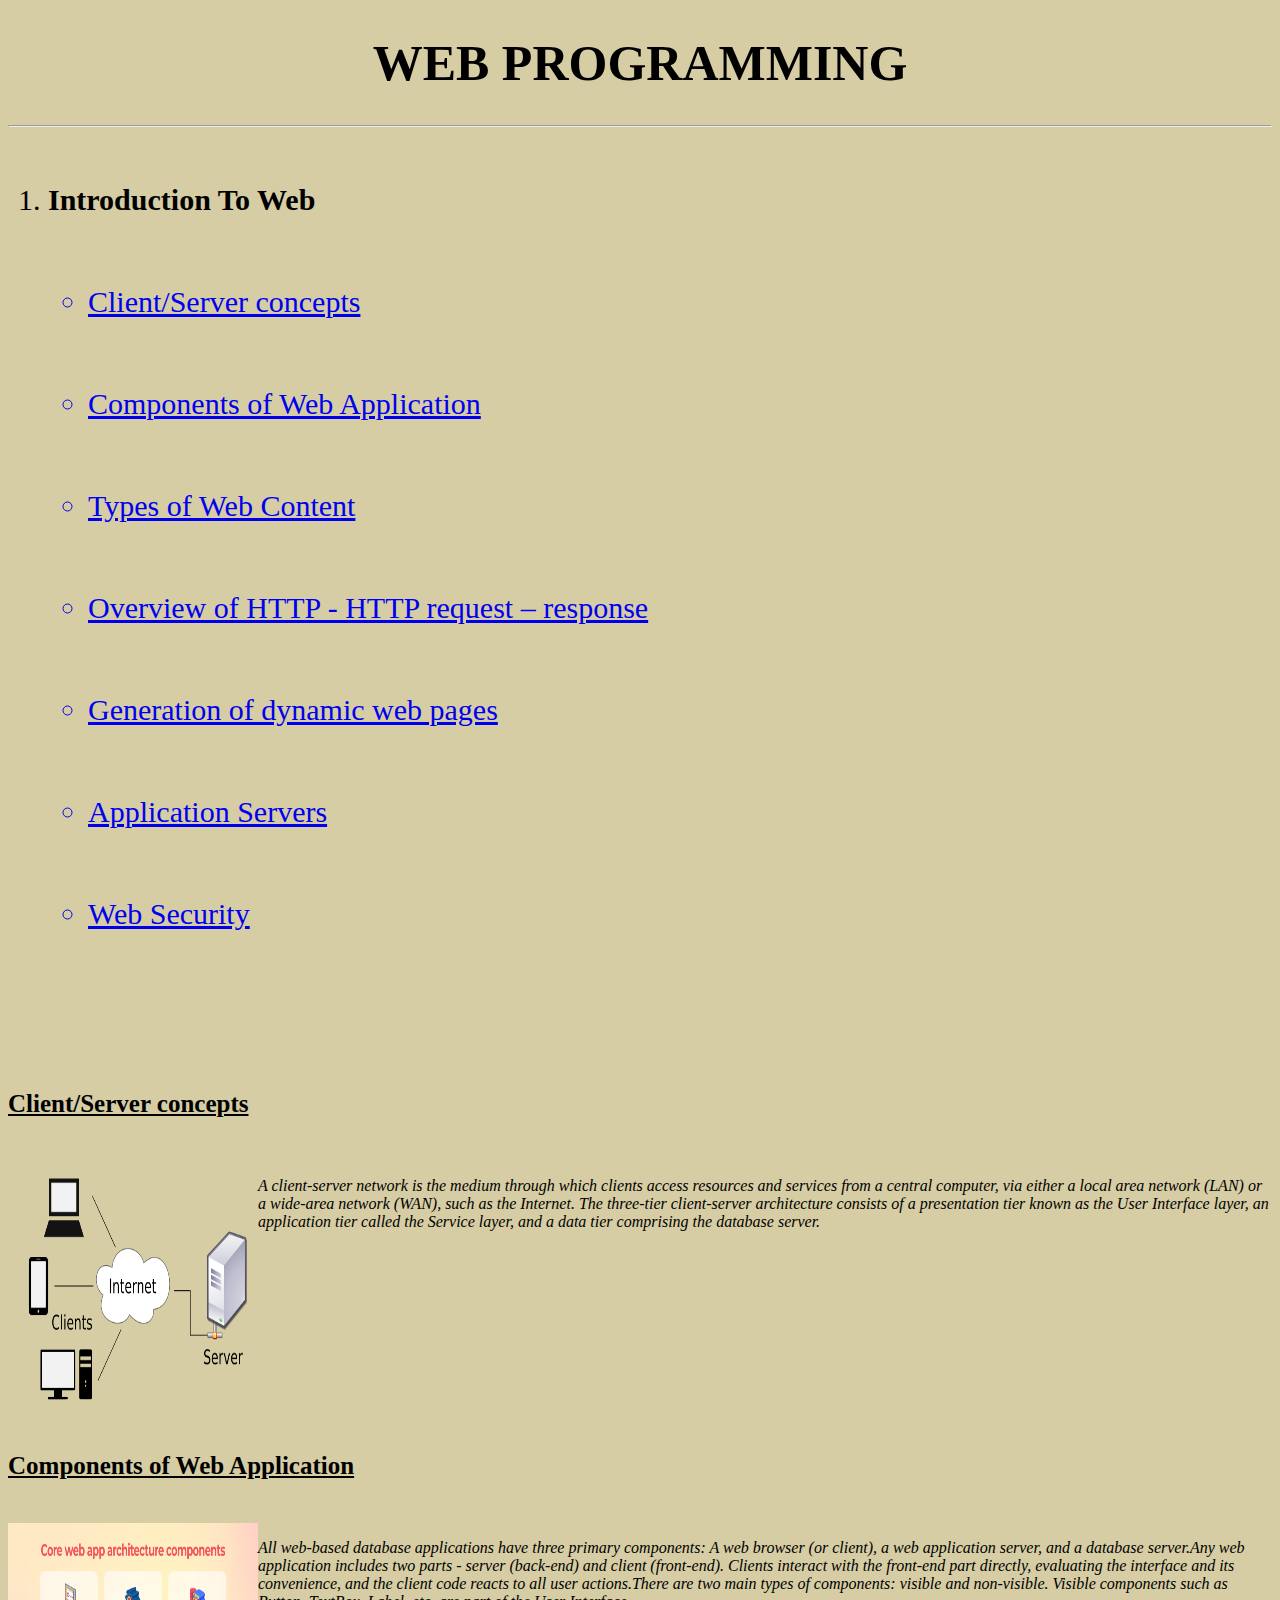
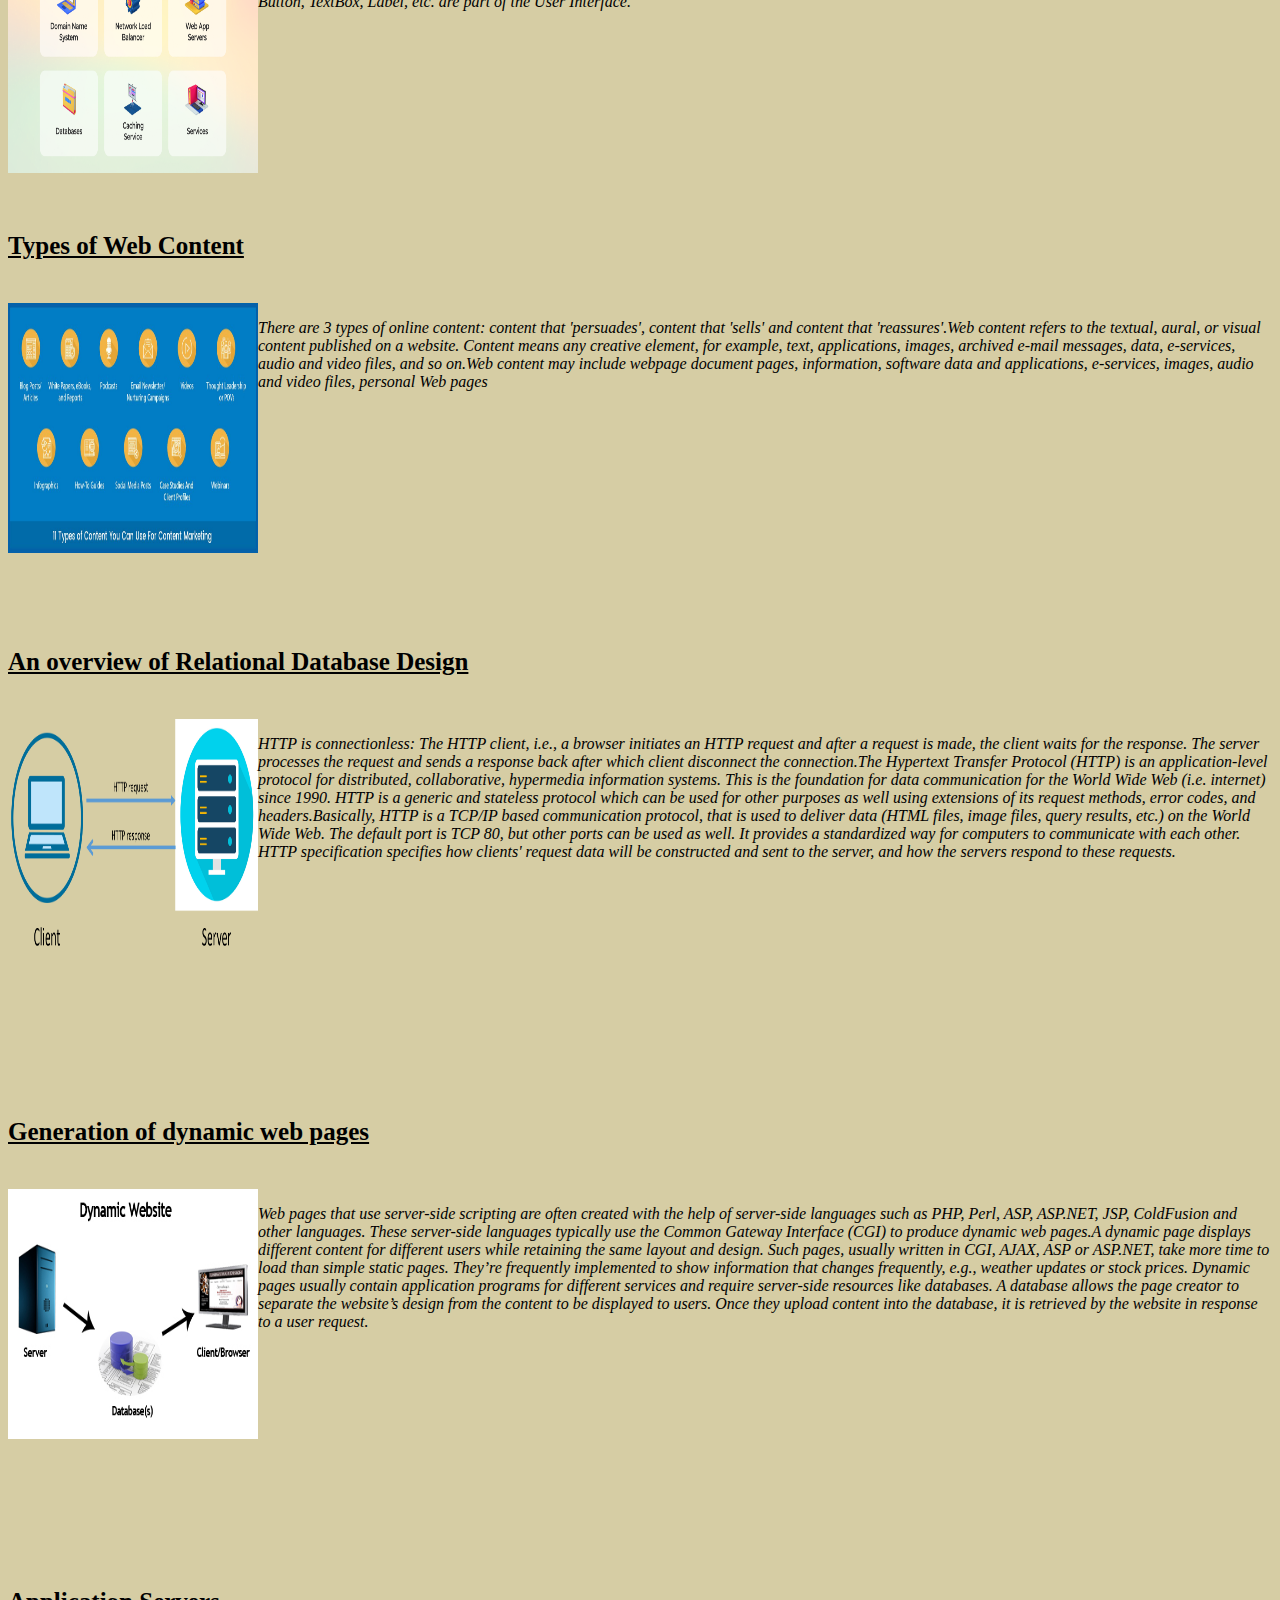
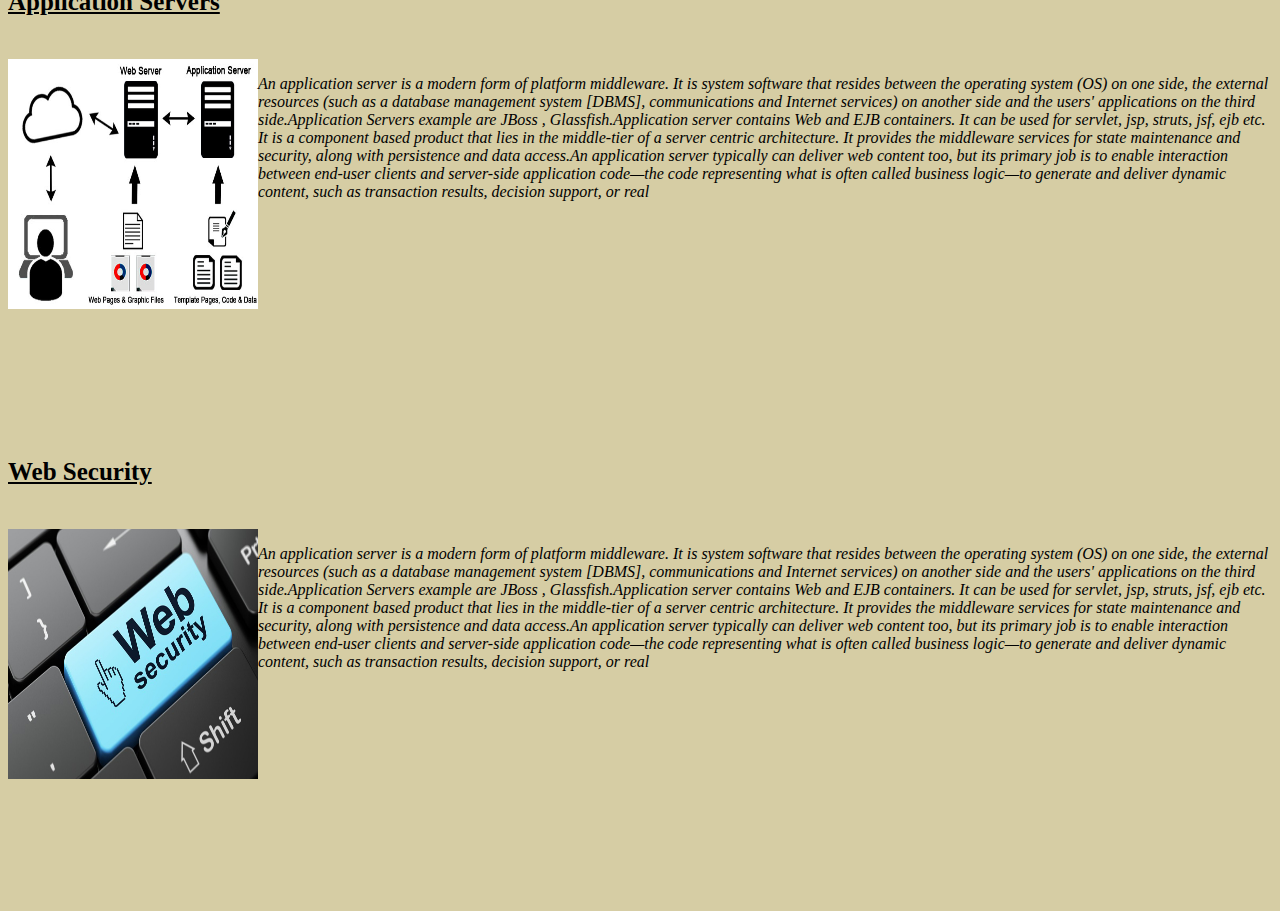
<file: Http/index.html>
<!DOCTYPE html>
<html>
<head><title>Syllabus</title></head>
<body bgcolor="D6CDA4">
<center><h1 style="color:E1FFB1;font-size:50px;">WEB PROGRAMMING</h1></center><hr><br>
<div style="color:E1FFB1;font-size:30px;"><ol>
 <li><b>Introduction To Web</b></li><br><br>
  <a href="#client"><ul><li>Client/Server  concepts</li></a><br><br>
  <a href="#components"><li> Components  of  Web  Application</li></a><br><br>
 <a href="#content"><li> Types  of Web Content</li></a><br><br>
<a href="#overview"><li>Overview of HTTP - HTTP request – response</li></a><br><br>
<a href="#dynamic"><li>Generation of dynamic web pages</li></a><br><br>
<a href="#Servers"><li> Application Servers</li></a><br><br>
<a href="#Security"><li> Web Security</li></a><br><br>
 </div><br><br>
 

<h3 id="client" style="color:E1FFB1;font-size:25px;"><u>Client/Server  concepts</u></h3><br>
<img src="client.png" height="250" width="250" align="left">
<p><i>A client-server network is the medium through which clients access resources and services from a central computer, via either a local area network (LAN) or a wide-area network (WAN), such as the Internet. The three-tier client-server architecture consists of a presentation tier known as the User Interface layer, an application tier called the Service layer, and a data tier comprising the database server.
</i></p><br><br><br><br><br><br><br><br><br><br>

<h3 id="components" style="color:E1FFB1;font-size:25px;"><u>Components  of  Web  Application</u></h3><br>
<img src="components.png" height="250" width="250" align="left">
<p><i>All web-based database applications have three primary components: A web browser (or client), a web application server, and a database server.Any web application includes two parts - server (back-end) and client (front-end). Clients interact with the front-end part directly, evaluating the interface and its convenience, and the client code reacts to all user actions.There are two main types of components: visible and non-visible. Visible components such as Button, TextBox, Label, etc. are part of the User Interface.
</i></p><br><br><br><br><br><br><br><br><br><br>

<h3 id="content" style="color:E1FFB1;font-size:25px;"><u>Types  of Web Content</u></h3><br>
<img src="webcontent.jpg" height="250" width="250" align="left">
<p><i>There are 3 types of online content: content that 'persuades', content that 'sells' and content that 'reassures'.Web content refers to the textual, aural, or visual content published on a website. Content means any creative element, for example, text, applications, images, archived e-mail messages, data, e-services, audio and video files, and so on.Web content may include webpage document pages, information, software data and applications, e-services, images, audio and video files, personal Web pages
</i></p><br><br><br><br><br><br><br><br><br><br><br><br>

<h3 id="overview" style="color:E1FFB1;font-size:25px;"><u>An overview of Relational Database Design</u></h3><br>
<img src="http communication.png" height="250" width="250" align="left">
<p><i>HTTP is connectionless: The HTTP client, i.e., a browser initiates an HTTP request and after a request is made, the client waits for the response. The server processes the request and sends a response back after which client disconnect the connection.The Hypertext Transfer Protocol (HTTP) is an application-level protocol for distributed, collaborative, hypermedia information systems. This is the foundation for data communication for the World Wide Web (i.e. internet) since 1990. HTTP is a generic and stateless protocol which can be used for other purposes as well using extensions of its request methods, error codes, and headers.Basically, HTTP is a TCP/IP based communication protocol, that is used to deliver data (HTML files, image files, query results, etc.) on the World Wide Web. The default port is TCP 80, but other ports can be used as well. It provides a standardized way for computers to communicate with each other. HTTP specification specifies how clients' request data will be constructed and sent to the server, and how the servers respond to these requests.
</i></p><br><br><br><br><br><br><br><br><br><br><br><br>

<h3 id="dynamic" style="color:E1FFB1;font-size:25px;"><u>Generation of dynamic web pages</u></h3><br>
<img src="website-static-vs-dynamic3.png" height="250" width="250" align="left">
<p><i>Web pages that use server-side scripting are often created with the help of server-side languages such as PHP, Perl, ASP, ASP.NET, JSP, ColdFusion and other languages. These server-side languages typically use the Common Gateway Interface (CGI) to produce dynamic web pages.A dynamic page displays different content for different users while retaining the same layout and design. Such pages, usually written in CGI, AJAX, ASP or ASP.NET, take more time to load than simple static pages. They’re frequently implemented to show information that changes frequently, e.g., weather updates or stock prices.

Dynamic pages usually contain application programs for different services and require server-side resources like databases. A database allows the page creator to separate the website’s design from the content to be displayed to users. Once they upload content into the database, it is retrieved by the website in response to a user request.
</i></p><br><br><br><br><br><br><br><br><br><br><br><br>

<h3 id="Servers" style="color:E1FFB1;font-size:25px;"><u> Application Servers</u></h3><br>
<img src="What-is-Application-Server-1.2.jpg" height="250" width="250" align="left">
<p><i>An application server is a modern form of platform middleware. It is system software that resides between the operating system (OS) on one side, the external resources (such as a database management system [DBMS], communications and Internet services) on another side and the users' applications on the third side.Application Servers example are JBoss , Glassfish.Application server contains Web and EJB containers. It can be used for servlet, jsp, struts, jsf, ejb etc. It is a component based product that lies in the middle-tier of a server centric architecture. It provides the middleware services for state maintenance and security, along with persistence and data access.An application server typically can deliver web content too, but its primary job is to enable interaction between end-user clients and server-side application code—the code representing what is often called business logic—to generate and deliver dynamic content, such as transaction results, decision support, or real
</i></p><br><br><br><br><br><br><br><br><br><br><br><br>

<h3 id="Security" style="color:E1FFB1;font-size:25px;"><u>Web Security</u></h3><br>
<img src="website-security-analysis.jpg" height="250" width="250" align="left">
<p><i>An application server is a modern form of platform middleware. It is system software that resides between the operating system (OS) on one side, the external resources (such as a database management system [DBMS], communications and Internet services) on another side and the users' applications on the third side.Application Servers example are JBoss , Glassfish.Application server contains Web and EJB containers. It can be used for servlet, jsp, struts, jsf, ejb etc. It is a component based product that lies in the middle-tier of a server centric architecture. It provides the middleware services for state maintenance and security, along with persistence and data access.An application server typically can deliver web content too, but its primary job is to enable interaction between end-user clients and server-side application code—the code representing what is often called business logic—to generate and deliver dynamic content, such as transaction results, decision support, or real
</i></p><br><br><br><br><br><br><br><br><br><br><br><br>











</body>
</html>
</file>
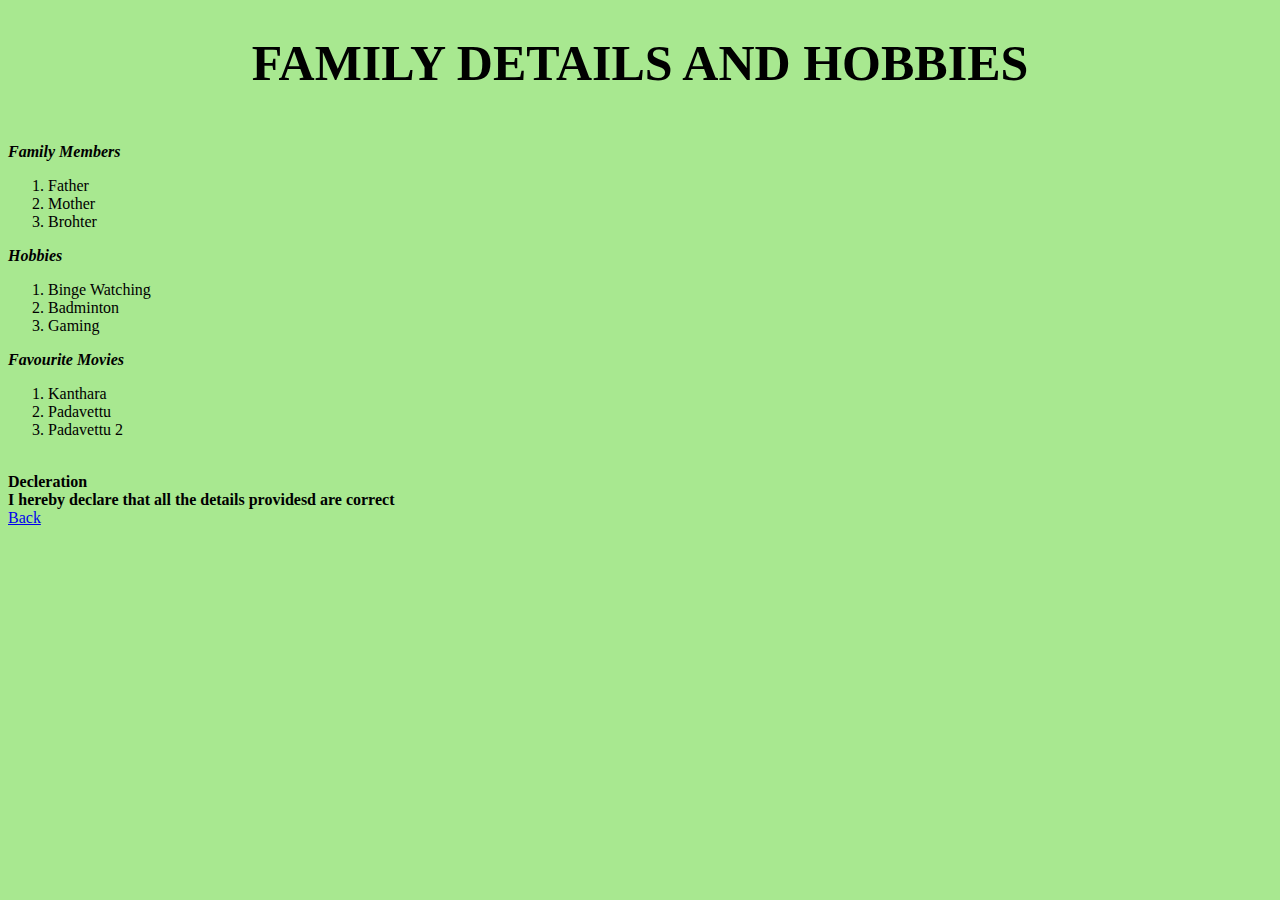
<file: family.html>
<!DOCTYPE html>
<html>
<head> <title> Family Details </title></head>
<body bgcolor="A8E890">
<center><h1 style="color:251B37;font-size:50px;"><b>FAMILY DETAILS AND HOBBIES</b></h1></center>
<br>
<b><i>Family Members</i></b>
 <ol>
  <li>Father</li>
  <li>Mother</li>
  <li>Brohter</li>
</ol> 
<b><i>Hobbies</i></b>
 <ol>
  <li>Binge Watching</li>
  <li>Badminton</li>
  <li>Gaming</li>
</ol> 
<b><i>Favourite Movies</i></b>
 <ol>
  <li>Kanthara</li>
  <li>Padavettu</li>
  <li>Padavettu 2</li>
</ol> 
<BR>
<b>Decleration<br>
I hereby declare that all the details providesd are correct</b>



<br>

<a href="qualification.html">Back</a>
</body>
</html>
</file>
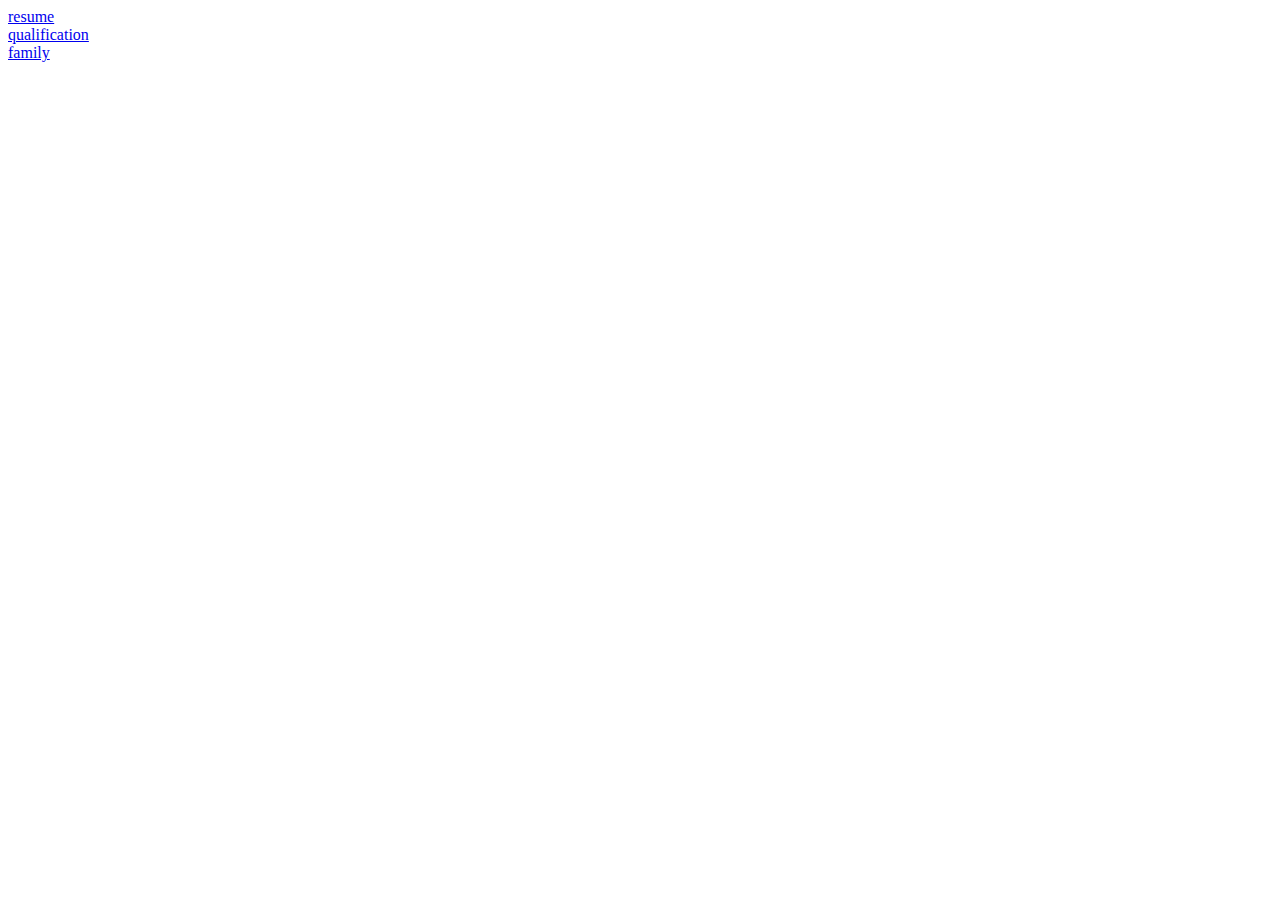
<file: menu.html>
<!DOCTYPE html>
<html>
    <head>
        <title>frameset</title>
    </head>
        <body>
    <a href=reume.html target="main">resume</a><br>
<a href=qualification.html target="main">qualification</a><br>
<a href=family.html target="main">family</a><br>

</body>
</html>
</file>
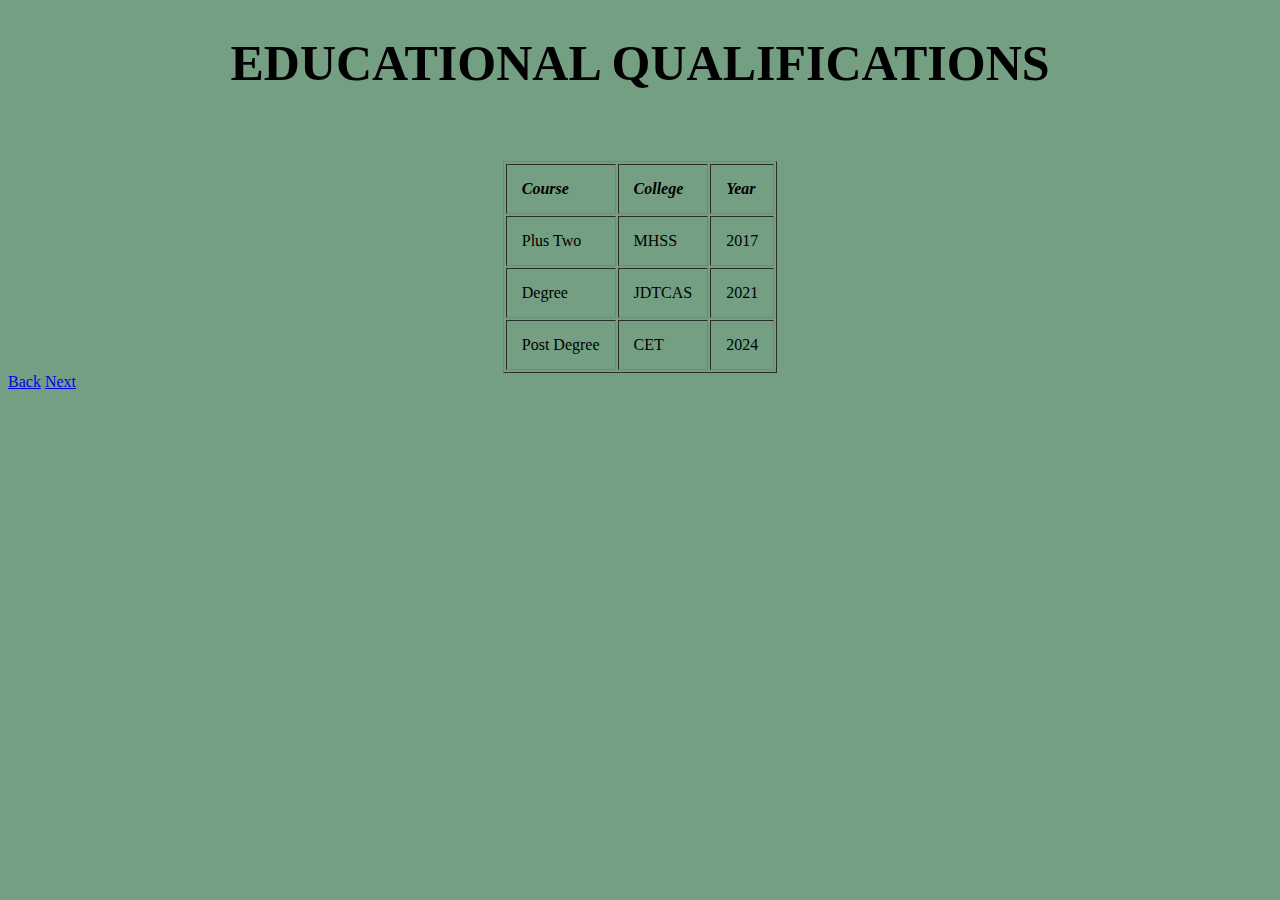
<file: qualification.html>
<!DOCTYPE html>
<html>
<head> <title> Qualifications </title>
<style>
th, td {
  padding: 15px;
  text-align: left;
}
</style>
</head>
<body bgcolor="749F82">
<center><h1 style="color:251B37;font-size:50px;"><b>EDUCATIONAL QUALIFICATIONS</b></h1></center>
<br><br>
 <table border="1" align="center">
  <tr>
    <th><i>Course</i></th>
	<th><i>College</i></th>
	<th><i>Year</i></th>
</tr>
<tr>

    <td>Plus Two</td>
	<td>MHSS</td>
	<td>2017</td>
</tr>
<tr>
	<td>Degree</td>
	<td>JDTCAS</td>
	<td>2021</td>
</tr>
<tr>
	<td>Post Degree</td>
	<td>CET</td>
	<td>2024</td>
</tr>

  
  
</table>







<a href="reume.html">Back</a>
<a href="family.html">Next</a>
</body>
</html>
</file>
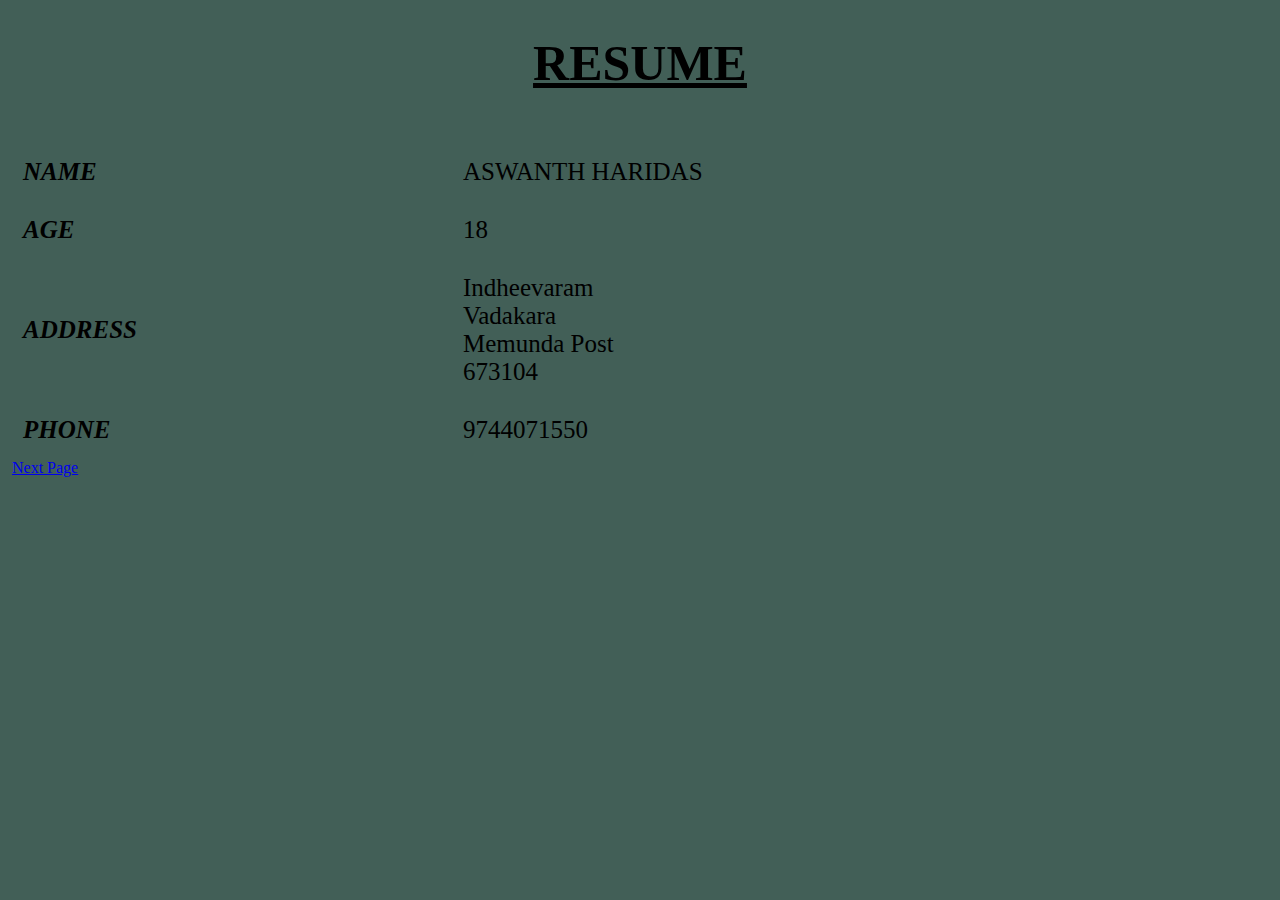
<file: reume.html>
<!DOCTYPE html>
<html>
<head> <title> Resume </title>
<style>
table, td, th {  
 
  text-align: left;
}

table {
  border-collapse: collapse;
  width: 100%;
}

th, td {
  padding: 15px;
}
</style></head>
<body bgcolor="425F57">
<center><h1 style="color:E1FFB1;font-size:50px;"><b><u>RESUME</u></b></h1></center<br><br>

<div style="color:251B37;font-size:25px;">
<table align="center" >

 <table>
  <tr>
    <th><i>NAME</i></th>
    <td>ASWANTH HARIDAS</td>
</tr>
<tr>
<th><i>AGE</i></th>
    <td>18</td>
</tr>
<tr>
<th><i>ADDRESS</i></th>
    <td>Indheevaram<br>
		Vadakara<br>
		Memunda Post<br>
		673104<br></td>
</tr>
<th><i>PHONE</i></th>
    <td>9744071550</td>
  </tr>
  
  
</table> 





</center>
&nbsp;<a href="qualification.html" target="_self">Next Page</a>
</body>
</html>
</file>
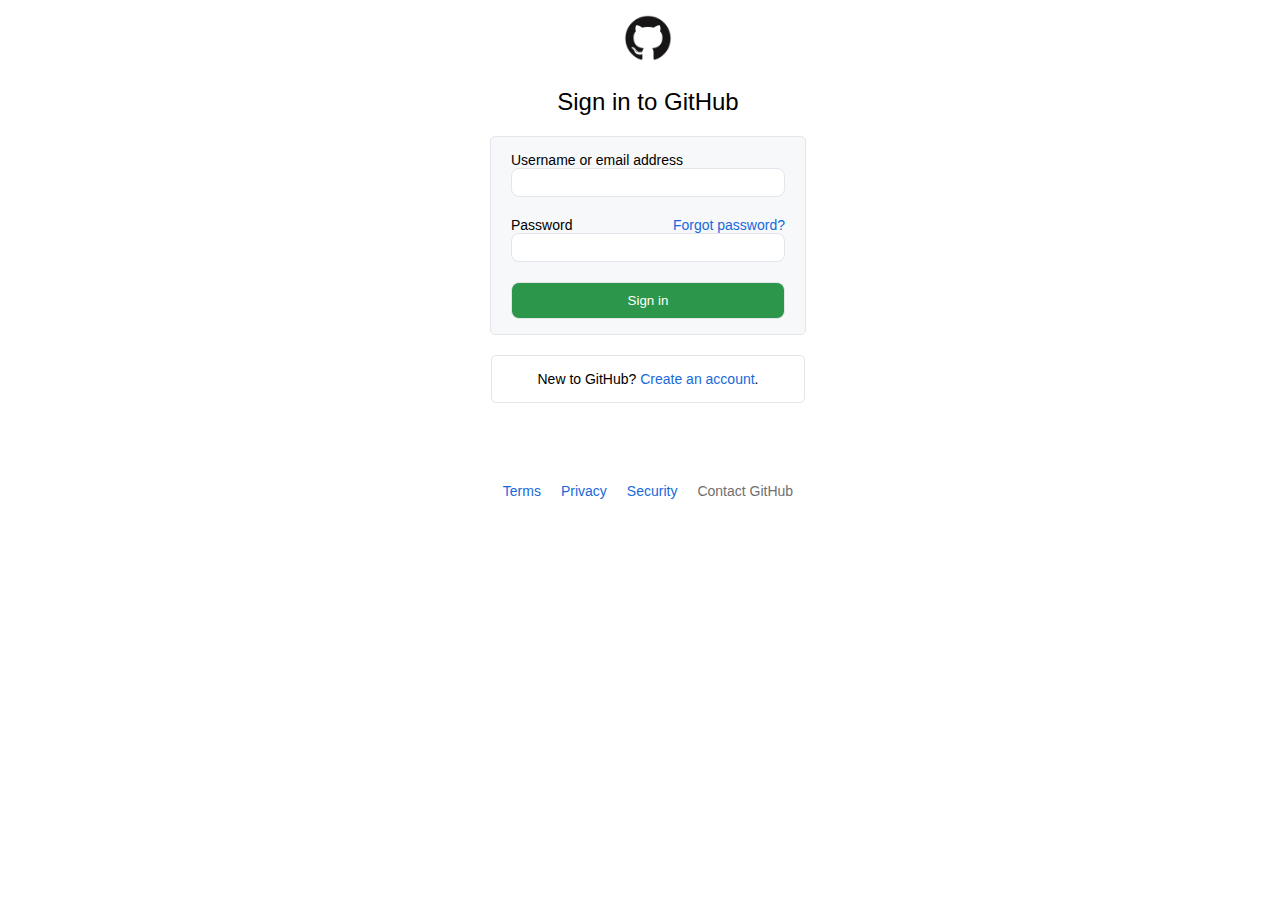
<file: github/github.html>
<!DOCTYPE html>
<html lang="en">

<head>

	<title>Sign In</title>
</head>

<body>
	<div class="main">
		<img class="logo" src="logo.png" alt="">
		<h1>Sign in to GitHub</h1>
		<div class="card">
			<form action="">
				<div class="input-box">
					<label for="username">Username or email address</label>
					<input type="text">
				</div>
				<div class="input-box">
					<div class="password-row">
						<label for="password">Password</label>
						<a href="">
							Forgot password?
						</a>
					</div>
					<input type="password">
				</div>
				<input class="submit" type="submit" value="Sign in">
			</form>
		</div>
		<div class="box">
			New to GitHub? <a href="">Create an account</a>.
		</div>
		<div class="contact-row">
			<a href="">Terms</a>
			<a href="">Privacy</a>
			<a href="">Security</a>
			<span>Contact GitHub</span>
		</div>
	</div>

	<style>
		body {
			font-family: Arial;
			font-size: 14px;
		}

		.logo {
			width: 60px;
		}

		.main {
			height: 100vh;
			width: 100vw;
			display: flex;
			flex-direction: column;
			align-items: center;
		}

		.card {
			background: #F6F8FA;
			border: 1px solid #E2E6EB;
			display: flex;
			flex-direction: column;
			border-radius: 5px;
			padding: 15px 20px;

		}

		.input-box {
			display: flex;
			flex-direction: column;
			margin-bottom: 20px;
		}

		.password-row {
			display: flex;
			width: 100%;
			justify-content: space-between;

		}

		#F8F9FA label {
			margin-bottom: 10px;
		}

		input {
			padding: 6px 6px;
			border-radius: 8px;
			border: 1px solid #E2E6EB;
			width: 260px;
		}

		.submit {
			width: 100%;
			background: #2C974B;
			padding: 10px 10px;
			color: #FFFFFF;
		}

		h1 {
			font-weight: normal;
			font-size: 24px;
			margin: 20px 10px;
		}

		a {
			text-decoration: none;
			color: #1769DA;
		}

		a:active {
			color: #1769DA;
		}

		.box {
			border: 1px solid #E2E6EB;
			border-radius: 5px;
			padding: 15px 45px;
			margin-top: 20px;
		}

		.contact-row {
			margin-top: 80px;
			display: flex;
			justify-content: center;
		}

		.contact-row a {
			font-size: 14px;
			margin: 0 10px;
		}

		.contact-row span {
			font-size: 14px;
			margin: 0 10px;
			color: #6f6f6f;
		}
	</style>
</body>

</html>
</file>
